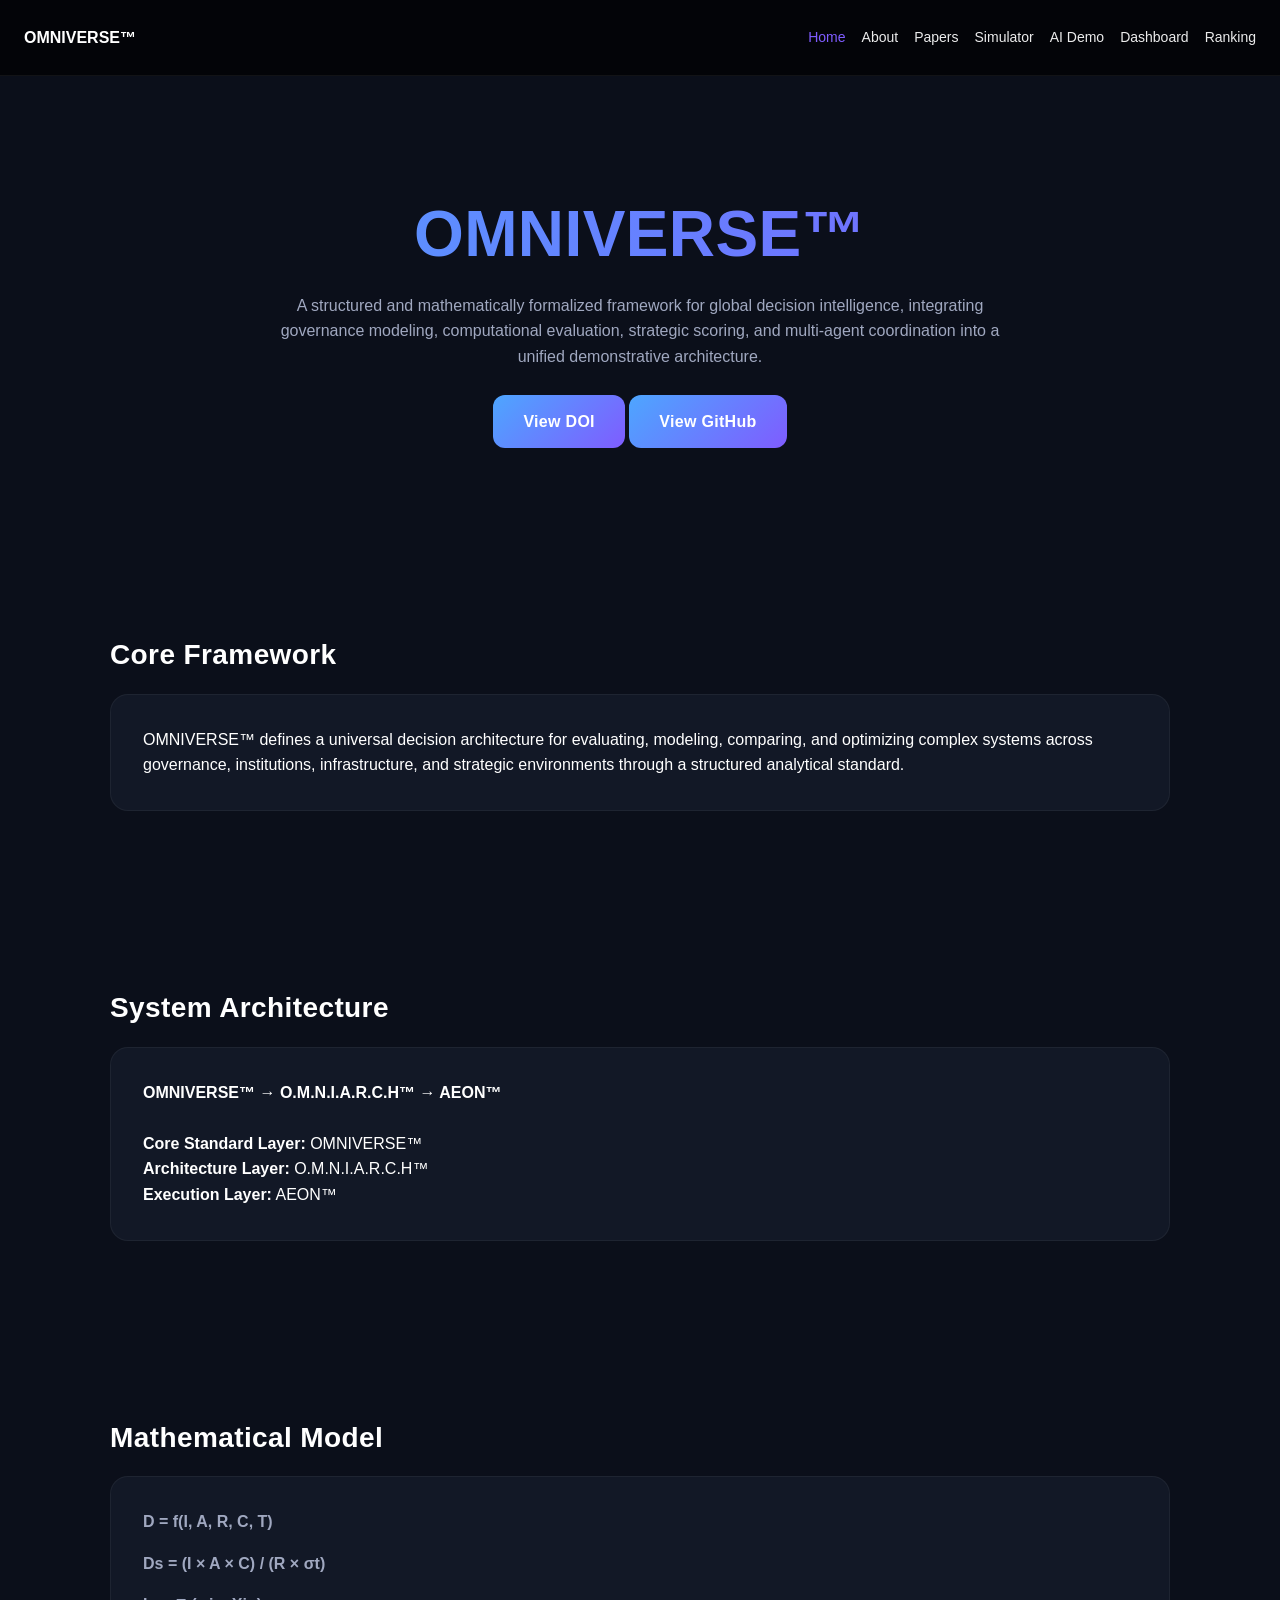
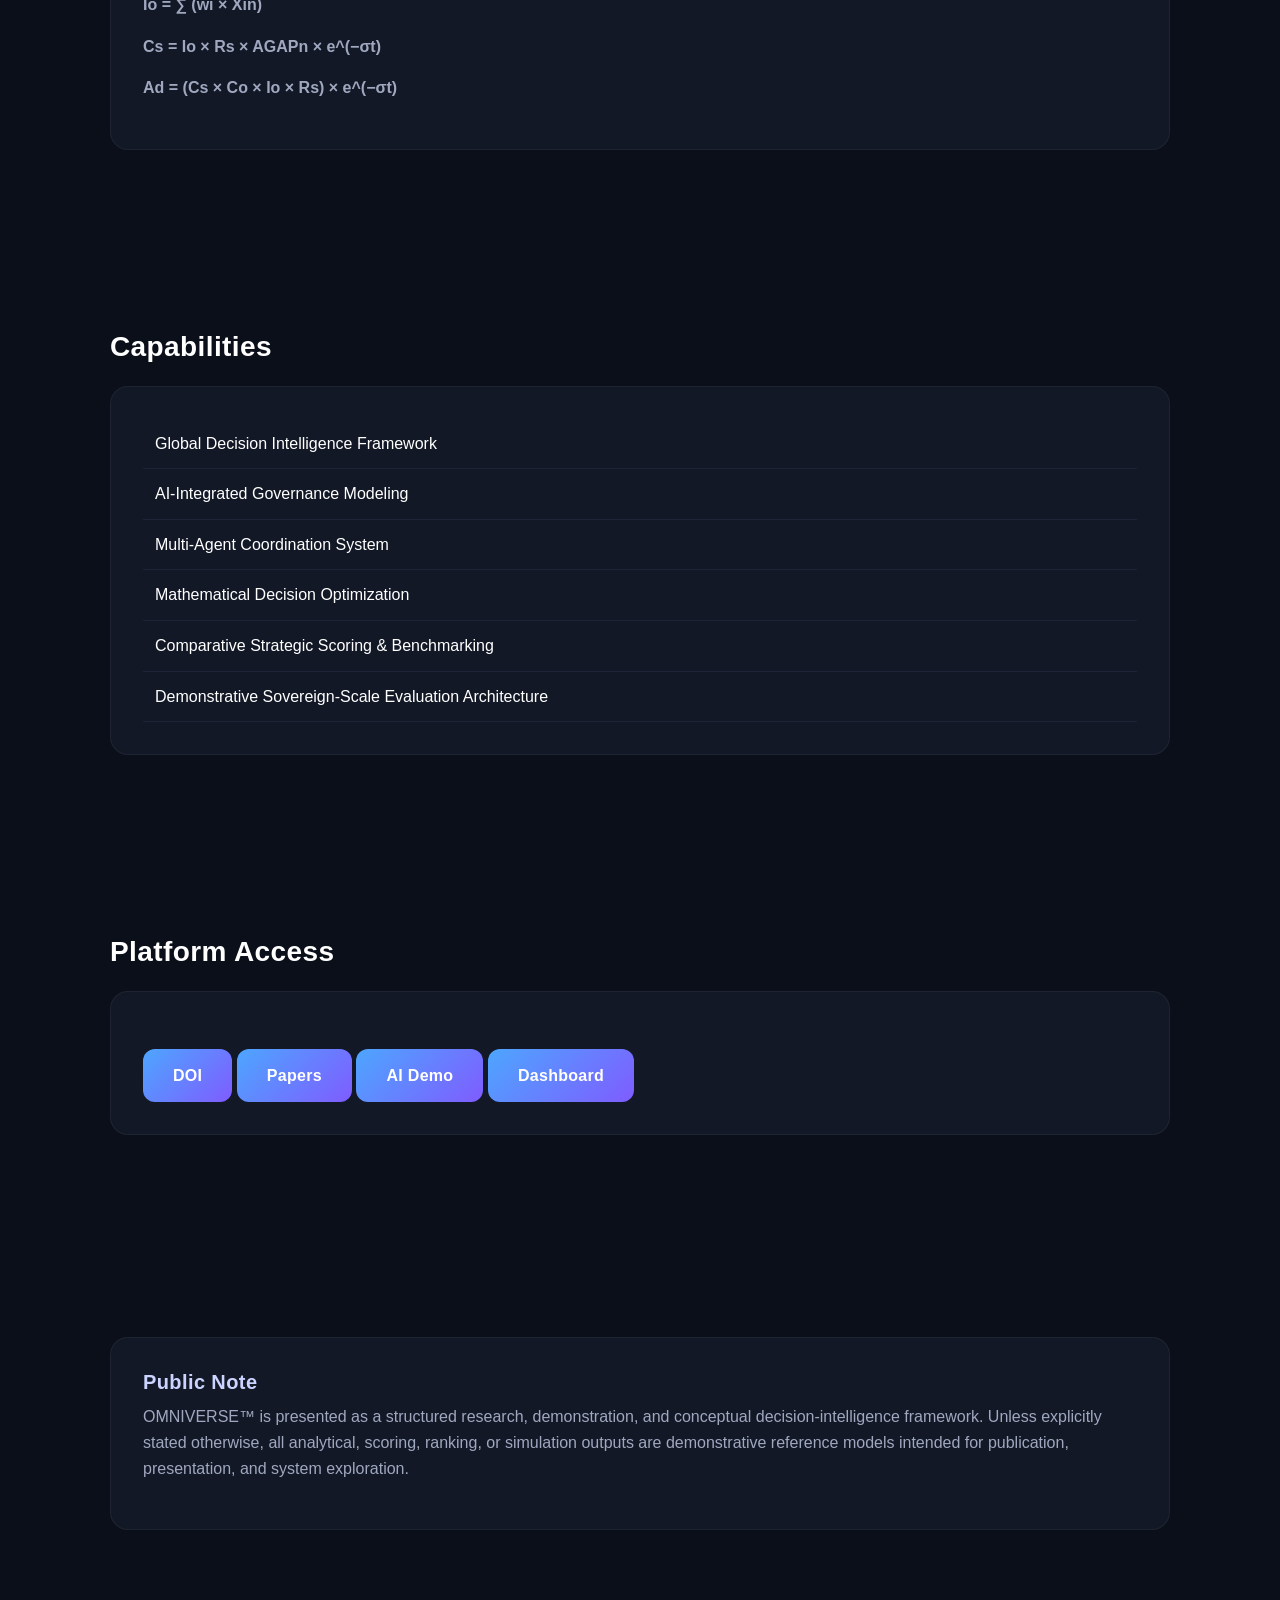
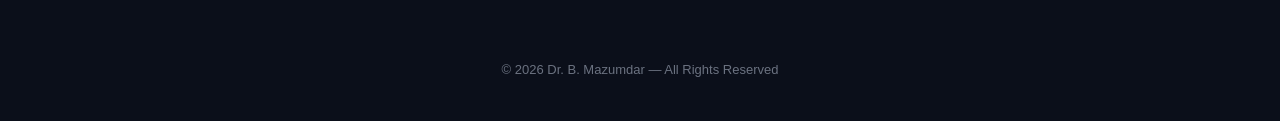
<file: index.html>
<!DOCTYPE html>
<html lang="en">
<head>
  <meta charset="UTF-8" />
  <meta name="viewport" content="width=device-width, initial-scale=1.0" />

  <title>OMNIVERSE™ — Global Decision Intelligence Standard</title>

  <!-- SEO -->
  <meta name="description"
    content="OMNIVERSE™ Global Decision Intelligence Standard — a demonstrative framework for AI governance, sovereign systems, mathematical decision models, and strategic intelligence architecture." />
  <meta name="author" content="Dr. B. Mazumdar" />
  <meta name="keywords"
    content="OMNIVERSE, global decision intelligence, AI governance, sovereign systems, mathematical decision models, strategic intelligence, OMNIARCH, AEON" />

  <!-- Social Preview -->
  <meta property="og:title" content="OMNIVERSE™ — Global Decision Intelligence Standard" />
  <meta property="og:description"
    content="A structured framework for decision intelligence, governance modeling, strategic analytics, and computational system design." />
  <meta property="og:type" content="website" />
  <meta property="og:url"
    content="https://bidyutmazumdar.github.io/omniverse-global-decision-standard/" />
  <meta name="twitter:card" content="summary_large_image" />

  <!-- (Enable only if image exists) -->
  <!-- <meta property="og:image" content="https://bidyutmazumdar.github.io/omniverse-global-decision-standard/preview.png" /> -->

  <!-- Favicon (recommended) -->
  <link rel="icon" href="favicon.ico" />

  <link rel="stylesheet" href="style.css" />
</head>

<body>

  <!-- NAVBAR -->
  <nav class="nav">
    <div><strong>OMNIVERSE™</strong></div>
    <div>
      <a href="index.html" aria-current="page">Home</a>
      <a href="about.html">About</a>
      <a href="papers.html">Papers</a>
      <a href="simulator.html">Simulator</a>
      <a href="ai.html">AI Demo</a>
      <a href="dashboard.html">Dashboard</a>
      <a href="ranking.html">Ranking</a>
    </div>
  </nav>

  <!-- HERO -->
  <header class="hero fade">
    <h1>OMNIVERSE™</h1>
    <p>
      A structured and mathematically formalized framework for global decision intelligence,
      integrating governance modeling, computational evaluation, strategic scoring,
      and multi-agent coordination into a unified demonstrative architecture.
    </p>

    <div class="cta-group">
      <a class="btn"
        href="https://doi.org/10.5281/zenodo.19430636"
        target="_blank"
        rel="noopener noreferrer">
        View DOI
      </a>

      <a class="btn"
        href="https://github.com/BidyutMazumdar/omniverse-global-decision-standard"
        target="_blank"
        rel="noopener noreferrer">
        View GitHub
      </a>
    </div>
  </header>

  <!-- CORE FRAMEWORK -->
  <section class="section fade">
    <h2>Core Framework</h2>
    <div class="card">
      OMNIVERSE™ defines a universal decision architecture for evaluating, modeling,
      comparing, and optimizing complex systems across governance, institutions,
      infrastructure, and strategic environments through a structured analytical standard.
    </div>
  </section>

  <!-- ARCHITECTURE -->
  <section class="section fade">
    <h2>System Architecture</h2>
    <div class="card">
      <strong>OMNIVERSE™ → O.M.N.I.A.R.C.H™ → AEON™</strong><br /><br />

      <strong>Core Standard Layer:</strong> OMNIVERSE™<br />
      <strong>Architecture Layer:</strong> O.M.N.I.A.R.C.H™<br />
      <strong>Execution Layer:</strong> AEON™
    </div>
  </section>

  <!-- MATHEMATICAL MODEL -->
  <section class="section fade">
    <h2>Mathematical Model</h2>
    <div class="card">
      <p><strong>D = f(I, A, R, C, T)</strong></p>
      <p><strong>Ds = (I × A × C) / (R × σt)</strong></p>
      <p><strong>Io = ∑ (wi × Xin)</strong></p>
      <p><strong>Cs = Io × Rs × AGAPn × e^(−σt)</strong></p>
      <p><strong>Ad = (Cs × Co × Io × Rs) × e^(−σt)</strong></p>
    </div>
  </section>

  <!-- CAPABILITIES -->
  <section class="section fade">
    <h2>Capabilities</h2>
    <div class="card">
      <ul>
        <li>Global Decision Intelligence Framework</li>
        <li>AI-Integrated Governance Modeling</li>
        <li>Multi-Agent Coordination System</li>
        <li>Mathematical Decision Optimization</li>
        <li>Comparative Strategic Scoring & Benchmarking</li>
        <li>Demonstrative Sovereign-Scale Evaluation Architecture</li>
      </ul>
    </div>
  </section>

  <!-- PLATFORM ACCESS -->
  <section class="section fade">
    <h2>Platform Access</h2>
    <div class="card">
      <div class="cta-group">
        <a class="btn"
          href="https://doi.org/10.5281/zenodo.19430636"
          target="_blank"
          rel="noopener noreferrer">
          DOI
        </a>

        <a class="btn" href="papers.html">Papers</a>
        <a class="btn" href="ai.html">AI Demo</a>
        <a class="btn" href="dashboard.html">Dashboard</a>
      </div>
    </div>
  </section>

  <!-- PUBLIC NOTE -->
  <section class="section fade">
    <div class="card">
      <h3>Public Note</h3>
      <p>
        OMNIVERSE™ is presented as a structured research, demonstration, and conceptual
        decision-intelligence framework. Unless explicitly stated otherwise, all analytical,
        scoring, ranking, or simulation outputs are demonstrative reference models intended
        for publication, presentation, and system exploration.
      </p>
    </div>
  </section>

  <!-- FOOTER -->
  <footer>
    © 2026 Dr. B. Mazumdar — All Rights Reserved
  </footer>

  <!-- SCRIPT -->
  <script src="script.js" defer></script>

</body>
</html>
</file>
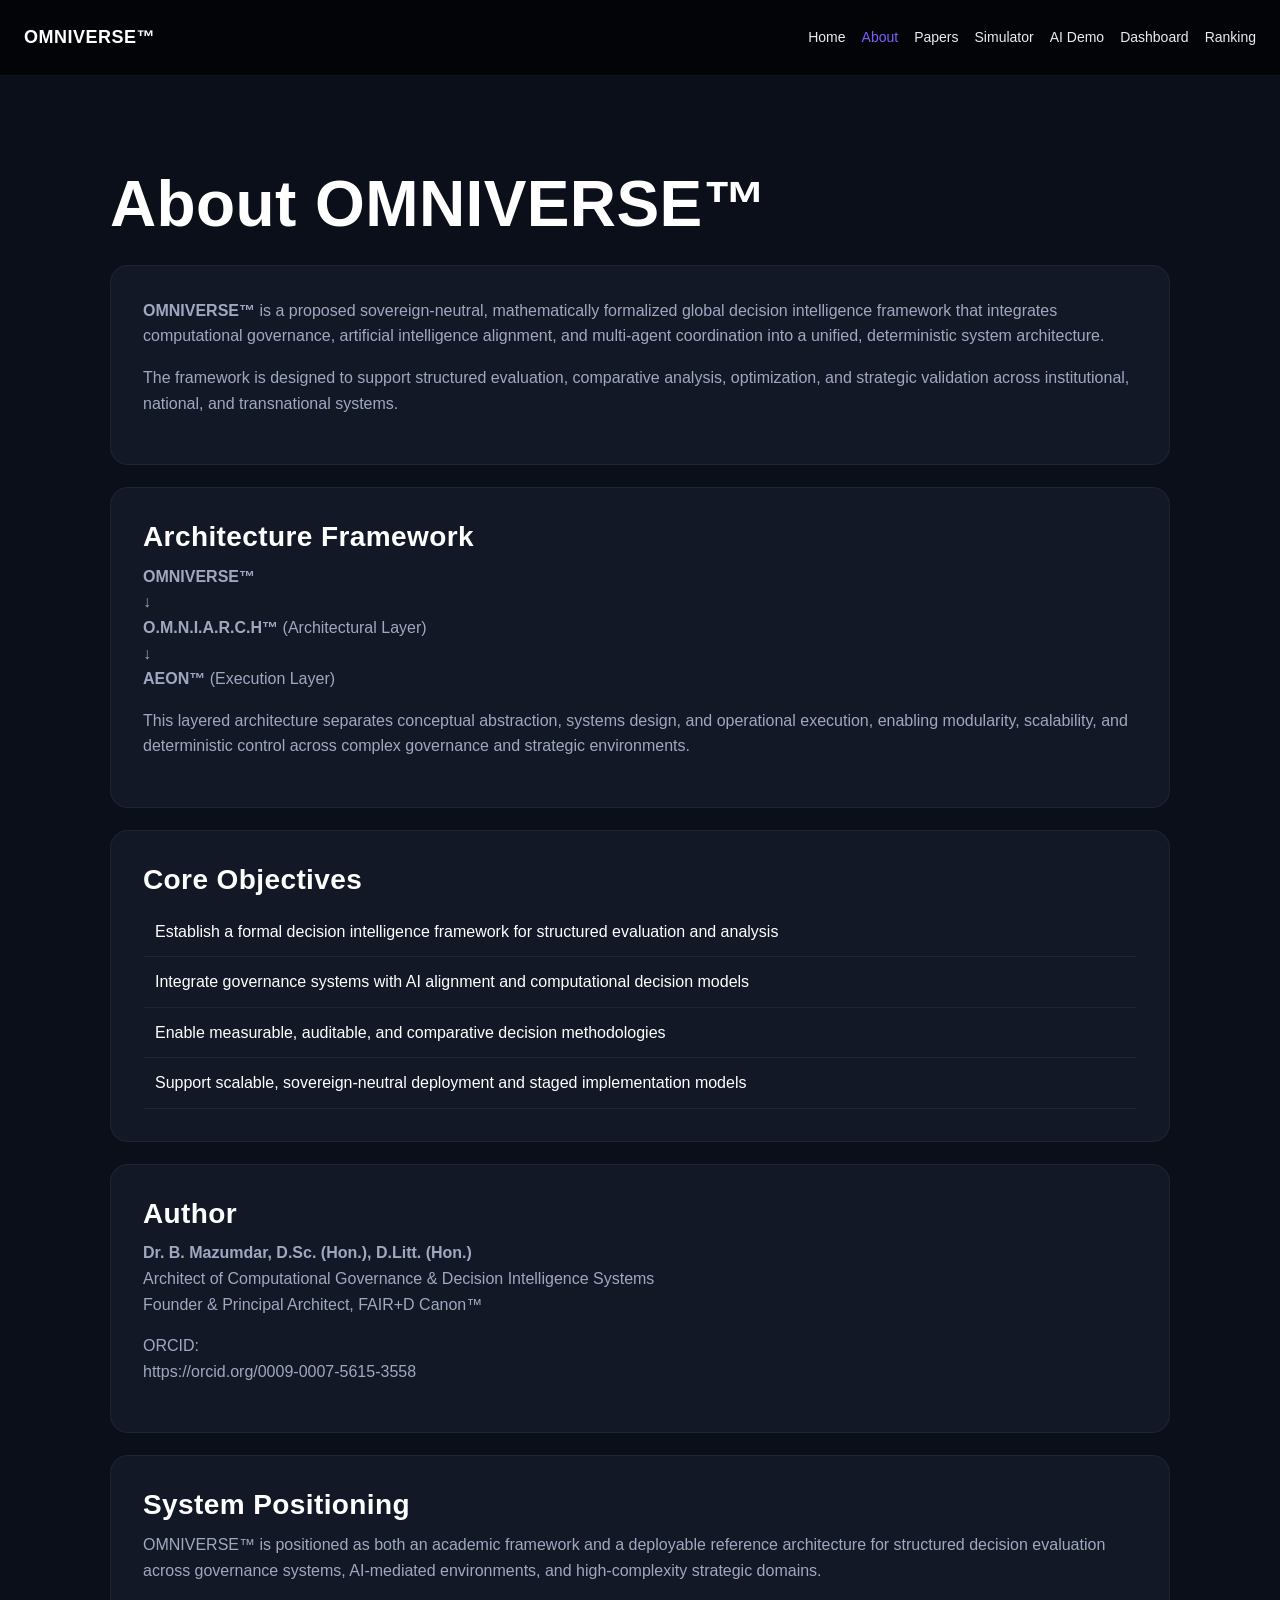
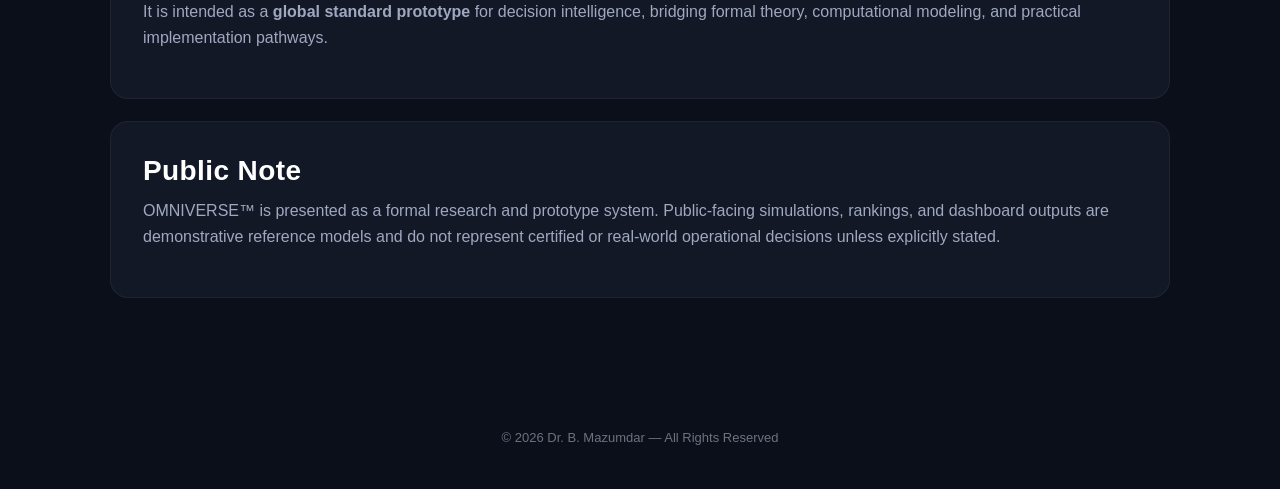
<file: about.html>
<!DOCTYPE html>
<html lang="en">
<head>
  <meta charset="UTF-8" />
  <meta name="viewport" content="width=device-width, initial-scale=1.0" />

  <title>OMNIVERSE™ — About</title>

  <meta
    name="description"
    content="About OMNIVERSE™ — a proposed global decision intelligence framework integrating computational governance, AI alignment, and strategic systems modeling."
  />
  <meta name="author" content="Dr. B. Mazumdar" />
  <meta
    name="keywords"
    content="OMNIVERSE, decision intelligence, AI governance, computational governance, sovereign systems, strategic modeling, global standard"
  />

  <!-- Open Graph -->
  <meta property="og:title" content="OMNIVERSE™ — About" />
  <meta
    property="og:description"
    content="A proposed global decision intelligence framework integrating computational governance, AI alignment, and strategic systems modeling."
  />
  <meta property="og:type" content="website" />

  <link rel="stylesheet" href="style.css" />
</head>

<body>

  <!-- NAVBAR -->
  <nav class="nav" role="navigation" aria-label="Main Navigation">
    <div><b>OMNIVERSE™</b></div>
    <div>
      <a href="index.html">Home</a>
      <a href="about.html" aria-current="page">About</a>
      <a href="papers.html">Papers</a>
      <a href="simulator.html">Simulator</a>
      <a href="ai.html">AI Demo</a>
      <a href="dashboard.html">Dashboard</a>
      <a href="ranking.html">Ranking</a>
    </div>
  </nav>

  <!-- ABOUT -->
  <main class="section fade">
    <h1>About OMNIVERSE™</h1>

    <div class="card">
      <p>
        <strong>OMNIVERSE™</strong> is a proposed sovereign-neutral, mathematically formalized
        global decision intelligence framework that integrates computational governance,
        artificial intelligence alignment, and multi-agent coordination into a unified,
        deterministic system architecture.
      </p>

      <p>
        The framework is designed to support structured evaluation, comparative analysis,
        optimization, and strategic validation across institutional, national, and
        transnational systems.
      </p>
    </div>

    <div class="card">
      <h2>Architecture Framework</h2>

      <p>
        <strong>OMNIVERSE™</strong><br />
        ↓<br />
        <strong>O.M.N.I.A.R.C.H™</strong> (Architectural Layer)<br />
        ↓<br />
        <strong>AEON™</strong> (Execution Layer)
      </p>

      <p>
        This layered architecture separates conceptual abstraction, systems design,
        and operational execution, enabling modularity, scalability, and deterministic
        control across complex governance and strategic environments.
      </p>
    </div>

    <div class="card">
      <h2>Core Objectives</h2>

      <ul>
        <li>Establish a formal decision intelligence framework for structured evaluation and analysis</li>
        <li>Integrate governance systems with AI alignment and computational decision models</li>
        <li>Enable measurable, auditable, and comparative decision methodologies</li>
        <li>Support scalable, sovereign-neutral deployment and staged implementation models</li>
      </ul>
    </div>

    <div class="card">
      <h2>Author</h2>

      <p>
        <strong>Dr. B. Mazumdar, D.Sc. (Hon.), D.Litt. (Hon.)</strong><br />
        Architect of Computational Governance & Decision Intelligence Systems<br />
        Founder & Principal Architect, FAIR+D Canon™
      </p>

      <p>
        ORCID:<br />
        <a
          href="https://orcid.org/0009-0007-5615-3558"
          target="_blank"
          rel="noopener noreferrer"
        >
          https://orcid.org/0009-0007-5615-3558
        </a>
      </p>
    </div>

    <div class="card">
      <h2>System Positioning</h2>

      <p>
        OMNIVERSE™ is positioned as both an academic framework and a deployable reference
        architecture for structured decision evaluation across governance systems,
        AI-mediated environments, and high-complexity strategic domains.
      </p>

      <p>
        It is intended as a <strong>global standard prototype</strong> for decision intelligence,
        bridging formal theory, computational modeling, and practical implementation pathways.
      </p>
    </div>

    <div class="card">
      <h2>Public Note</h2>

      <p>
        OMNIVERSE™ is presented as a formal research and prototype system. Public-facing
        simulations, rankings, and dashboard outputs are demonstrative reference models
        and do not represent certified or real-world operational decisions unless explicitly stated.
      </p>
    </div>
  </main>

  <footer>
    © 2026 Dr. B. Mazumdar — All Rights Reserved
  </footer>

  <script src="script.js" defer></script>
</body>
</html>
</file>
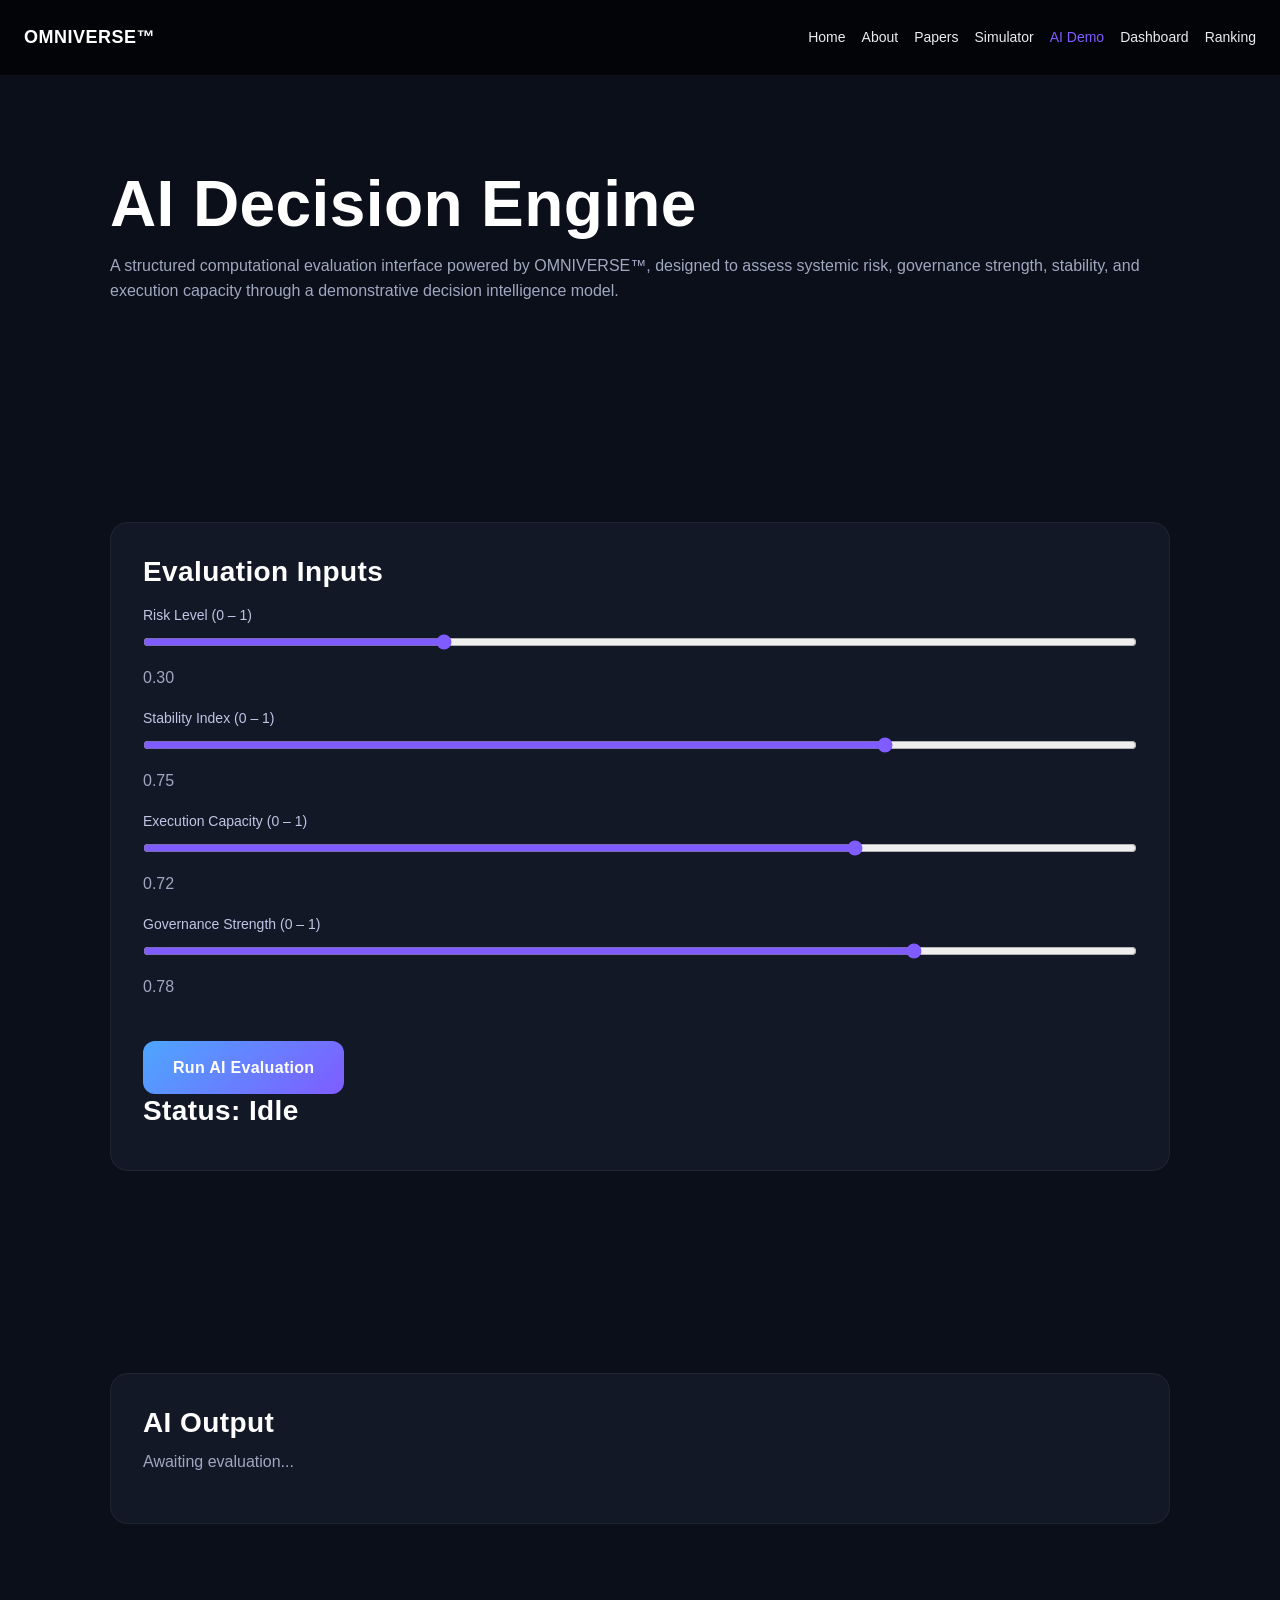
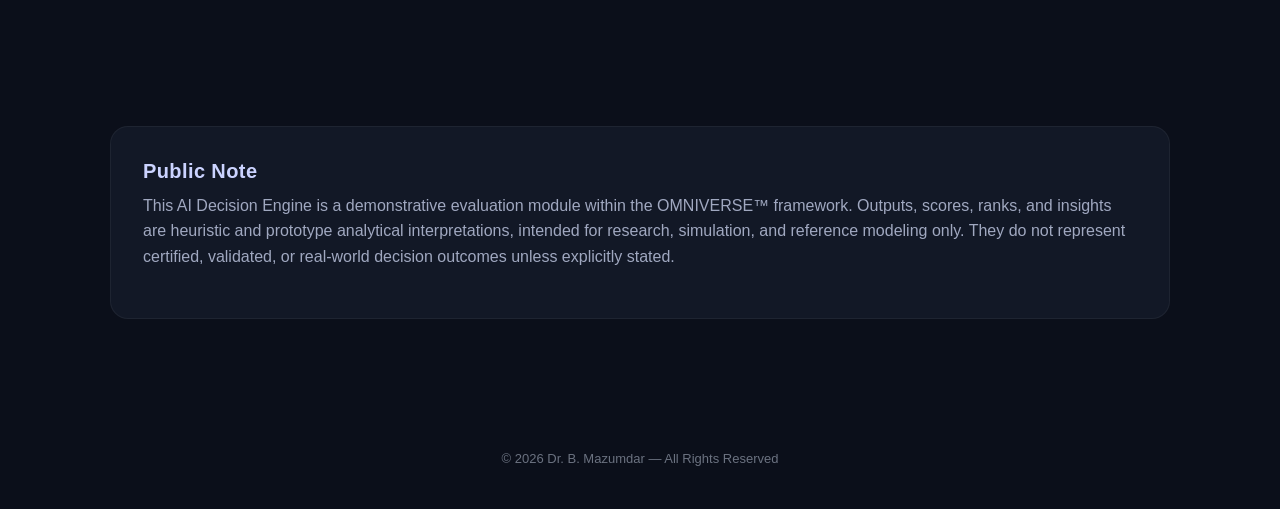
<file: ai.html>
<!DOCTYPE html>
<html lang="en">
<head>
  <meta charset="UTF-8" />
  <meta name="viewport" content="width=device-width, initial-scale=1.0" />

  <title>OMNIVERSE™ — AI Decision Engine</title>

  <meta
    name="description"
    content="OMNIVERSE™ AI Decision Engine — structured evaluation of risk, stability, governance strength, and execution capacity."
  />
  <meta name="author" content="Dr. B. Mazumdar" />
  <meta
    name="keywords"
    content="OMNIVERSE, AI decision engine, governance scoring, risk evaluation, stability index, strategic intelligence"
  />

  <!-- Open Graph -->
  <meta property="og:title" content="OMNIVERSE™ — AI Decision Engine" />
  <meta
    property="og:description"
    content="Structured evaluation of risk, stability, governance strength, and execution capacity through the OMNIVERSE™ demonstrative AI module."
  />
  <meta property="og:type" content="website" />

  <link rel="stylesheet" href="style.css" />
</head>

<body>

  <!-- NAVBAR -->
  <nav class="nav" role="navigation" aria-label="Main Navigation">
    <div><b>OMNIVERSE™</b></div>
    <div>
      <a href="index.html">Home</a>
      <a href="about.html">About</a>
      <a href="papers.html">Papers</a>
      <a href="simulator.html">Simulator</a>
      <a href="ai.html" aria-current="page">AI Demo</a>
      <a href="dashboard.html">Dashboard</a>
      <a href="ranking.html">Ranking</a>
    </div>
  </nav>

  <!-- HERO -->
  <main class="section fade">
    <h1>AI Decision Engine</h1>
    <p>
      A structured computational evaluation interface powered by OMNIVERSE™, designed
      to assess systemic risk, governance strength, stability, and execution capacity
      through a demonstrative decision intelligence model.
    </p>
  </main>

  <!-- ENGINE -->
  <section class="section fade">
    <div class="card">
      <h2>Evaluation Inputs</h2>

      <label for="risk">Risk Level (0 – 1)</label>
      <input type="range" min="0" max="1" step="0.01" id="risk" value="0.30" />
      <p id="riskValue">0.30</p>

      <label for="stability">Stability Index (0 – 1)</label>
      <input type="range" min="0" max="1" step="0.01" id="stability" value="0.75" />
      <p id="stabilityValue">0.75</p>

      <label for="capacity">Execution Capacity (0 – 1)</label>
      <input type="range" min="0" max="1" step="0.01" id="capacity" value="0.72" />
      <p id="capacityValue">0.72</p>

      <label for="governance">Governance Strength (0 – 1)</label>
      <input type="range" min="0" max="1" step="0.01" id="governance" value="0.78" />
      <p id="governanceValue">0.78</p>

      <button class="btn" id="runAiBtn" type="button">Run AI Evaluation</button>

      <h2 id="status" aria-live="polite">Status: Idle</h2>
    </div>
  </section>

  <!-- OUTPUT -->
  <section class="section fade">
    <div class="card">
      <h2>AI Output</h2>
      <p id="output">Awaiting evaluation...</p>
    </div>
  </section>

  <!-- SYSTEM NOTE -->
  <section class="section fade">
    <div class="card">
      <h3>Public Note</h3>
      <p>
        This AI Decision Engine is a demonstrative evaluation module within the OMNIVERSE™ framework.
        Outputs, scores, ranks, and insights are heuristic and prototype analytical interpretations,
        intended for research, simulation, and reference modeling only. They do not represent
        certified, validated, or real-world decision outcomes unless explicitly stated.
      </p>
    </div>
  </section>

  <footer>
    © 2026 Dr. B. Mazumdar — All Rights Reserved
  </footer>

  <script src="script.js" defer></script>

  <script>
    document.addEventListener("DOMContentLoaded", () => {
      const sliders = [
        { id: "risk", output: "riskValue" },
        { id: "stability", output: "stabilityValue" },
        { id: "capacity", output: "capacityValue" },
        { id: "governance", output: "governanceValue" }
      ];

      const runButton = document.getElementById("runAiBtn");
      const status = document.getElementById("status");
      const output = document.getElementById("output");

      function bindSliderValues() {
        sliders.forEach(({ id, output: outputId }) => {
          const slider = document.getElementById(id);
          const display = document.getElementById(outputId);

          if (!slider || !display) return;

          display.textContent = Number(slider.value).toFixed(2);

          slider.addEventListener("input", () => {
            display.textContent = Number(slider.value).toFixed(2);
          });
        });
      }

      function clamp(value) {
        return Math.max(0, Math.min(1, value));
      }

      function classifyScore(score) {
        if (score >= 0.90) return { rank: "AAA", badge: "🟢", insight: "Exceptional system strength — highly resilient and strategically balanced." };
        if (score >= 0.80) return { rank: "AA+", badge: "🟢", insight: "High-performing system with strong governance and execution capability." };
        if (score >= 0.70) return { rank: "AA", badge: "🟡", insight: "Strong system posture with moderate optimization opportunities." };
        if (score >= 0.60) return { rank: "A", badge: "🟡", insight: "Viable system profile with room for structural improvement." };
        if (score >= 0.45) return { rank: "BBB", badge: "🟠", insight: "Moderate stability with elevated risk factors." };
        return { rank: "C", badge: "🔴", insight: "High-risk configuration requiring urgent attention." };
      }

      function getSliderValue(id) {
        const el = document.getElementById(id);
        return el ? clamp(Number(el.value)) : 0;
      }

      function runAI() {
        if (!status || !output) return;

        const risk = getSliderValue("risk");
        const stability = getSliderValue("stability");
        const capacity = getSliderValue("capacity");
        const governance = getSliderValue("governance");

        status.textContent = "Status: Processing...";
        output.textContent = "Running OMNIVERSE™ AI evaluation...";

        const rawScore =
          (stability * 0.30) +
          (capacity * 0.25) +
          (governance * 0.30) +
          ((1 - risk) * 0.15);

        const score = clamp(rawScore);
        const { rank, badge, insight } = classifyScore(score);
        const percentile = Math.round(score * 100);

        const result = `${badge} OMNIVERSE™ AI Evaluation Result

Score: ${score.toFixed(3)}
Rank: ${rank}
Percentile: Top ${Math.max(1, 100 - percentile + 1)}%

Analysis:
${insight}`;

        try {
          localStorage.setItem(
            "omniverse_result",
            JSON.stringify({
              timestamp: new Date().toISOString(),
              risk,
              stability,
              capacity,
              governance,
              score,
              rank,
              percentile,
              insight,
              engine: "OMNIVERSE_AI_DEMO_V1",
              note: "Heuristic prototype output"
            })
          );
        } catch {}

        setTimeout(() => {
          status.textContent = "Status: Completed";
          output.textContent = result;
        }, 800);
      }

      bindSliderValues();

      if (runButton) {
        runButton.addEventListener("click", runAI);
      }

      window.runAI = runAI;
    });
  </script>
</body>
</html>
</file>
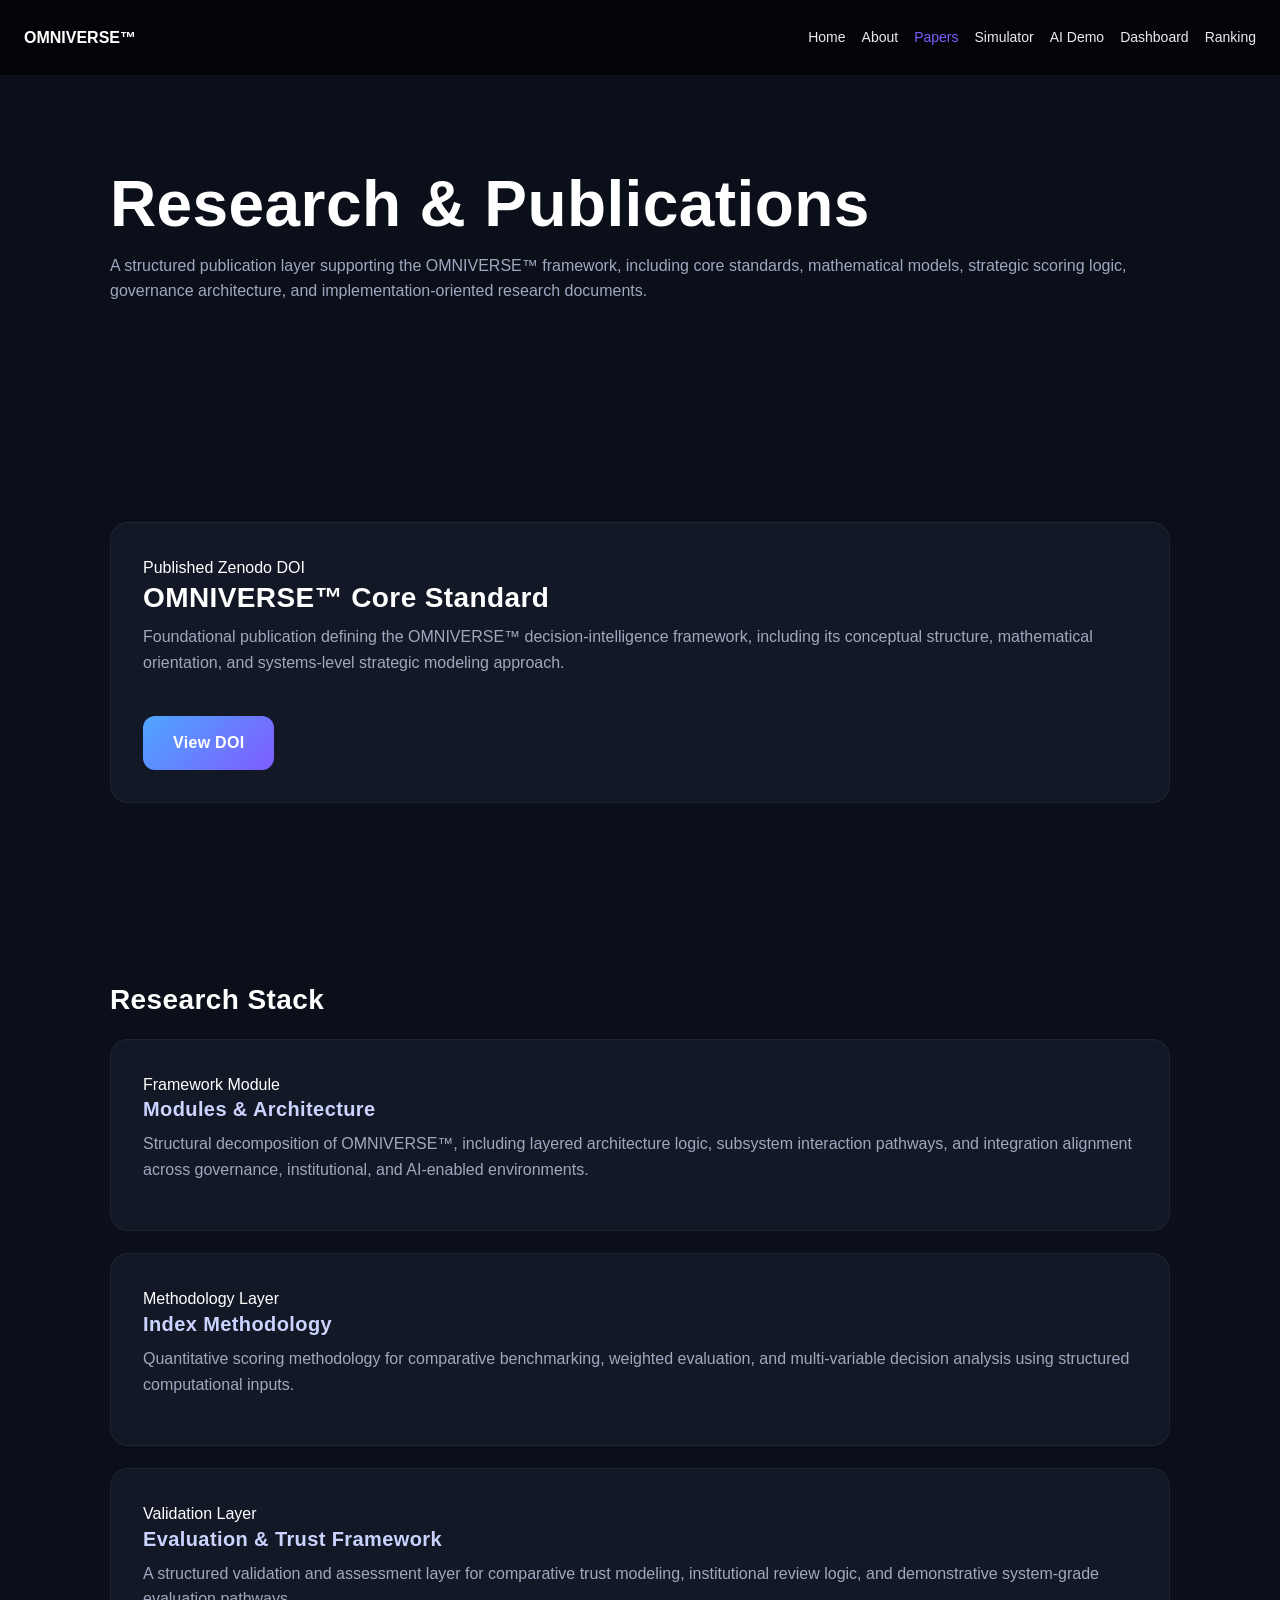
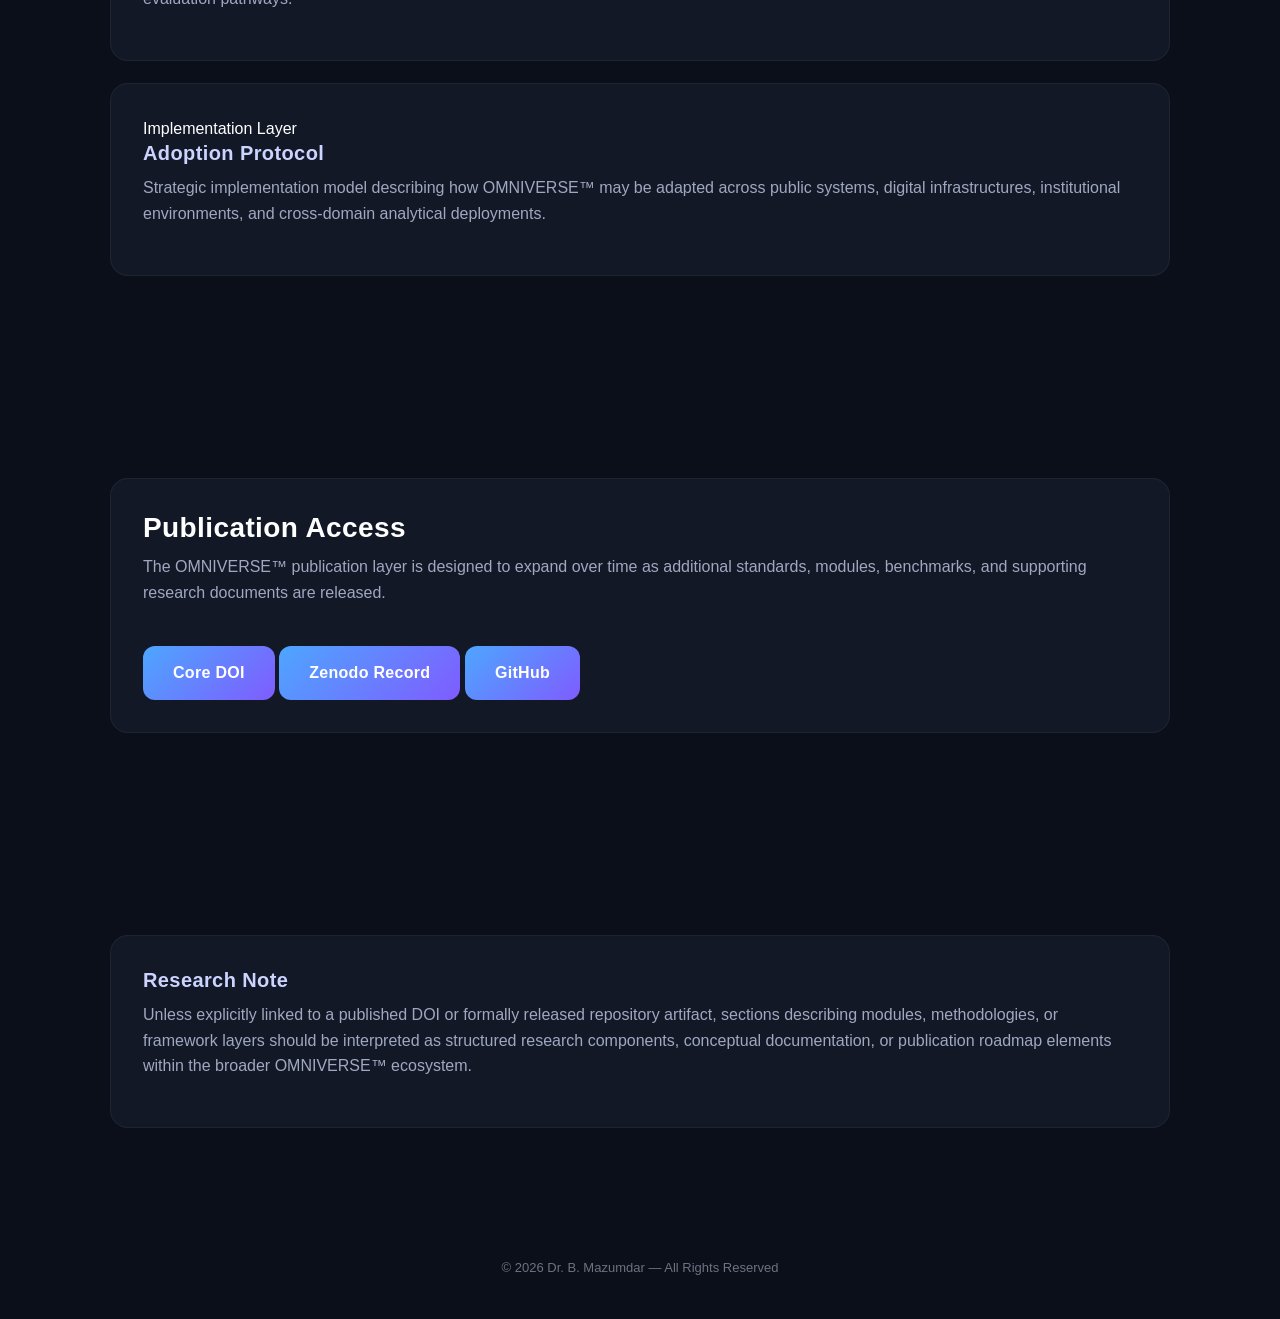
<file: papers.html>
<!DOCTYPE html>
<html lang="en">
<head>
  <meta charset="UTF-8" />
  <meta name="viewport" content="width=device-width, initial-scale=1.0" />

  <title>Papers — OMNIVERSE™</title>

  <!-- SEO -->
  <meta name="description"
    content="OMNIVERSE™ Research & Publications — structured papers on global decision intelligence, AI governance, mathematical models, strategic analytics, and system architecture." />
  <meta name="author" content="Dr. B. Mazumdar" />
  <meta name="keywords"
    content="OMNIVERSE papers, research publications, AI governance, decision intelligence, mathematical model, strategic analytics, Zenodo DOI" />

  <!-- Social Preview -->
  <meta property="og:title" content="Papers — OMNIVERSE™" />
  <meta property="og:description"
    content="Research publications and framework documents supporting the OMNIVERSE™ decision intelligence architecture." />
  <meta property="og:type" content="website" />

  <!-- Favicon -->
  <link rel="icon" href="favicon.ico" />

  <link rel="stylesheet" href="style.css" />
</head>

<body>

  <!-- NAVBAR -->
  <nav class="nav">
    <div><strong>OMNIVERSE™</strong></div>
    <div>
      <a href="index.html">Home</a>
      <a href="about.html">About</a>
      <a href="papers.html" aria-current="page">Papers</a>
      <a href="simulator.html">Simulator</a>
      <a href="ai.html">AI Demo</a>
      <a href="dashboard.html">Dashboard</a>
      <a href="ranking.html">Ranking</a>
    </div>
  </nav>

  <!-- HEADER -->
  <header class="section fade">
    <h1>Research & Publications</h1>
    <p>
      A structured publication layer supporting the OMNIVERSE™ framework, including
      core standards, mathematical models, strategic scoring logic, governance architecture,
      and implementation-oriented research documents.
    </p>
  </header>

  <!-- CORE PUBLICATION -->
  <section class="section fade">
    <div class="card">
      <div class="paper-meta">
        <span class="paper-badge">Published</span>
        <span class="paper-badge">Zenodo DOI</span>
      </div>

      <h2>OMNIVERSE™ Core Standard</h2>
      <p>
        Foundational publication defining the OMNIVERSE™ decision-intelligence framework,
        including its conceptual structure, mathematical orientation, and systems-level
        strategic modeling approach.
      </p>

      <div class="cta-group">
        <a class="btn"
          href="https://doi.org/10.5281/zenodo.19430636"
          target="_blank"
          rel="noopener noreferrer">
          View DOI
        </a>
      </div>
    </div>
  </section>

  <!-- RESEARCH STACK -->
  <section class="section fade">
    <h2>Research Stack</h2>

    <div class="card">
      <div class="paper-meta">
        <span class="paper-badge paper-badge-secondary">Framework Module</span>
      </div>
      <h3>Modules & Architecture</h3>
      <p>
        Structural decomposition of OMNIVERSE™, including layered architecture logic,
        subsystem interaction pathways, and integration alignment across governance,
        institutional, and AI-enabled environments.
      </p>
    </div>

    <div class="card">
      <div class="paper-meta">
        <span class="paper-badge paper-badge-secondary">Methodology Layer</span>
      </div>
      <h3>Index Methodology</h3>
      <p>
        Quantitative scoring methodology for comparative benchmarking, weighted evaluation,
        and multi-variable decision analysis using structured computational inputs.
      </p>
    </div>

    <div class="card">
      <div class="paper-meta">
        <span class="paper-badge paper-badge-secondary">Validation Layer</span>
      </div>
      <h3>Evaluation & Trust Framework</h3>
      <p>
        A structured validation and assessment layer for comparative trust modeling,
        institutional review logic, and demonstrative system-grade evaluation pathways.
      </p>
    </div>

    <div class="card">
      <div class="paper-meta">
        <span class="paper-badge paper-badge-secondary">Implementation Layer</span>
      </div>
      <h3>Adoption Protocol</h3>
      <p>
        Strategic implementation model describing how OMNIVERSE™ may be adapted across
        public systems, digital infrastructures, institutional environments, and
        cross-domain analytical deployments.
      </p>
    </div>
  </section>

  <!-- ACCESS -->
  <section class="section fade">
    <div class="card">
      <h2>Publication Access</h2>
      <p>
        The OMNIVERSE™ publication layer is designed to expand over time as additional
        standards, modules, benchmarks, and supporting research documents are released.
      </p>

      <div class="cta-group">
        <a class="btn"
          href="https://doi.org/10.5281/zenodo.19430636"
          target="_blank"
          rel="noopener noreferrer">
          Core DOI
        </a>

        <a class="btn"
          href="https://zenodo.org/records/19430636"
          target="_blank"
          rel="noopener noreferrer">
          Zenodo Record
        </a>

        <a class="btn"
          href="https://github.com/BidyutMazumdar/omniverse-global-decision-standard"
          target="_blank"
          rel="noopener noreferrer">
          GitHub
        </a>
      </div>
    </div>
  </section>

  <!-- PUBLIC NOTE -->
  <section class="section fade">
    <div class="card">
      <h3>Research Note</h3>
      <p>
        Unless explicitly linked to a published DOI or formally released repository artifact,
        sections describing modules, methodologies, or framework layers should be interpreted
        as structured research components, conceptual documentation, or publication roadmap
        elements within the broader OMNIVERSE™ ecosystem.
      </p>
    </div>
  </section>

  <!-- FOOTER -->
  <footer>
    © 2026 Dr. B. Mazumdar — All Rights Reserved
  </footer>

  <!-- SCRIPT -->
  <script src="script.js" defer></script>

</body>
</html>
</file>
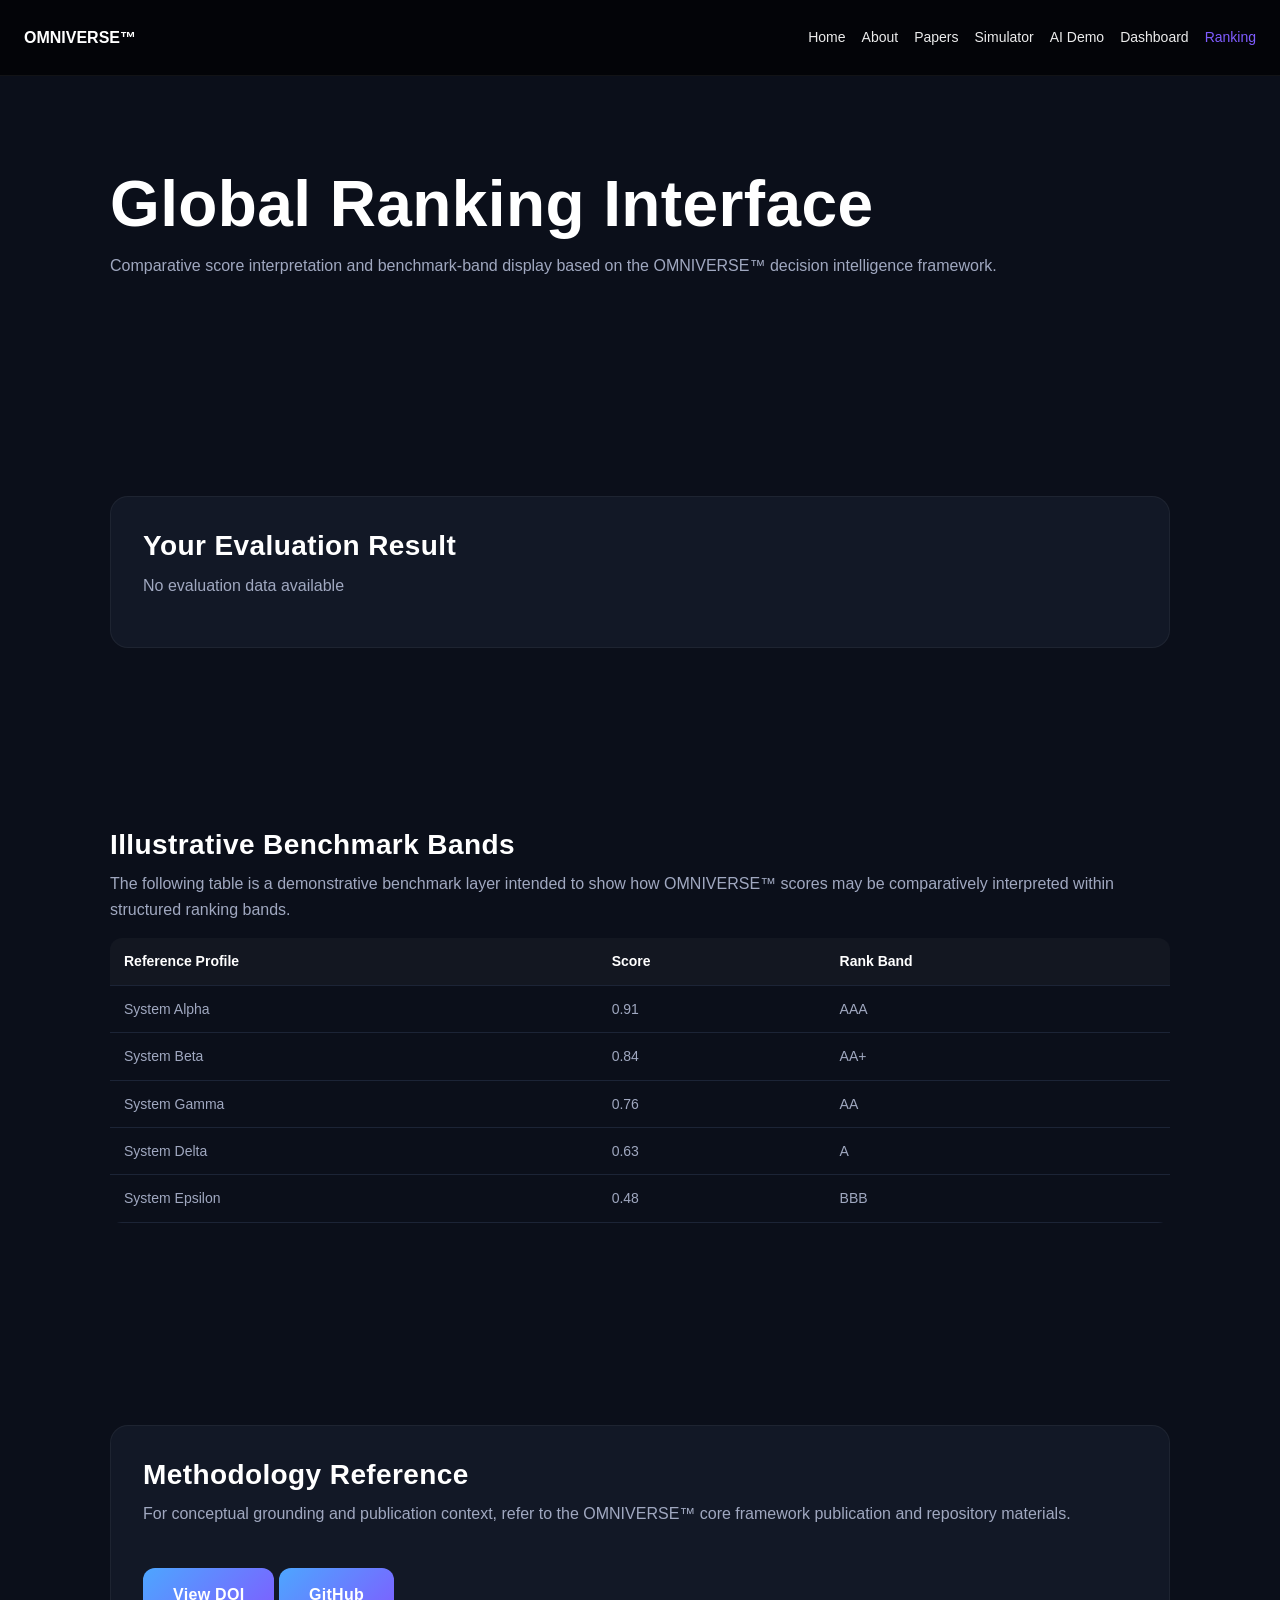
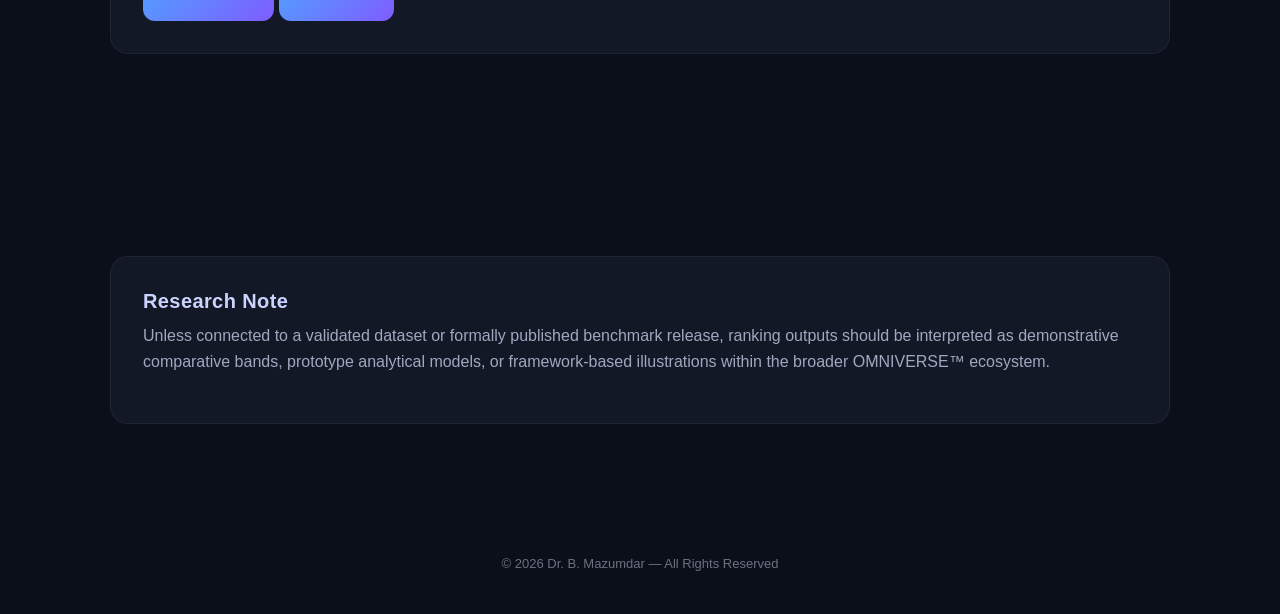
<file: ranking.html>
<!DOCTYPE html>
<html lang="en">
<head>
  <meta charset="UTF-8" />
  <meta name="viewport" content="width=device-width, initial-scale=1.0" />

  <title>Ranking — OMNIVERSE™</title>

  <!-- SEO -->
  <meta name="description"
    content="OMNIVERSE™ Ranking Interface — comparative score interpretation, benchmark bands, and demonstrative ranking outputs based on the OMNIVERSE™ decision intelligence framework." />
  <meta name="author" content="Dr. B. Mazumdar" />
  <meta name="keywords"
    content="OMNIVERSE ranking, AI scoring, benchmark framework, decision intelligence, comparative evaluation, governance analytics" />

  <!-- Social Preview -->
  <meta property="og:title" content="Ranking — OMNIVERSE™" />
  <meta property="og:description"
    content="Comparative ranking and benchmark interpretation within the OMNIVERSE™ decision intelligence framework." />
  <meta property="og:type" content="website" />

  <!-- Favicon -->
  <link rel="icon" href="favicon.ico" />

  <link rel="stylesheet" href="style.css" />
</head>

<body>

  <!-- NAVBAR -->
  <nav class="nav">
    <div><strong>OMNIVERSE™</strong></div>
    <div>
      <a href="index.html">Home</a>
      <a href="about.html">About</a>
      <a href="papers.html">Papers</a>
      <a href="simulator.html">Simulator</a>
      <a href="ai.html">AI Demo</a>
      <a href="dashboard.html">Dashboard</a>
      <a href="ranking.html" aria-current="page">Ranking</a>
    </div>
  </nav>

  <!-- HEADER -->
  <header class="section fade">
    <h1>Global Ranking Interface</h1>
    <p>
      Comparative score interpretation and benchmark-band display based on the
      OMNIVERSE™ decision intelligence framework.
    </p>
  </header>

  <!-- USER RESULT -->
  <section class="section fade">
    <div class="card">
      <h2>Your Evaluation Result</h2>
      <p id="userScore">Score: --</p>
      <p id="userRank">Rank Band: --</p>
      <p id="userInsight">Interpretation: --</p>
    </div>
  </section>

  <!-- BENCHMARK TABLE -->
  <section class="section fade">
    <h2>Illustrative Benchmark Bands</h2>
    <p>
      The following table is a demonstrative benchmark layer intended to show
      how OMNIVERSE™ scores may be comparatively interpreted within structured
      ranking bands.
    </p>

    <div class="table-wrap">
      <table class="ranking-table">
        <thead>
          <tr>
            <th scope="col">Reference Profile</th>
            <th scope="col">Score</th>
            <th scope="col">Rank Band</th>
          </tr>
        </thead>
        <tbody>
          <tr><td>System Alpha</td><td>0.91</td><td>AAA</td></tr>
          <tr><td>System Beta</td><td>0.84</td><td>AA+</td></tr>
          <tr><td>System Gamma</td><td>0.76</td><td>AA</td></tr>
          <tr><td>System Delta</td><td>0.63</td><td>A</td></tr>
          <tr><td>System Epsilon</td><td>0.48</td><td>BBB</td></tr>
        </tbody>
      </table>
    </div>
  </section>

  <!-- METHODOLOGY ACCESS -->
  <section class="section fade">
    <div class="card">
      <h2>Methodology Reference</h2>
      <p>
        For conceptual grounding and publication context, refer to the OMNIVERSE™
        core framework publication and repository materials.
      </p>

      <div class="cta-group">
        <a class="btn"
          href="https://doi.org/10.5281/zenodo.19430636"
          target="_blank"
          rel="noopener noreferrer">
          View DOI
        </a>

        <a class="btn"
          href="https://github.com/BidyutMazumdar/omniverse-global-decision-standard"
          target="_blank"
          rel="noopener noreferrer">
          GitHub
        </a>
      </div>
    </div>
  </section>

  <!-- RESEARCH NOTE -->
  <section class="section fade">
    <div class="card">
      <h3>Research Note</h3>
      <p>
        Unless connected to a validated dataset or formally published benchmark release,
        ranking outputs should be interpreted as demonstrative comparative bands,
        prototype analytical models, or framework-based illustrations within the broader
        OMNIVERSE™ ecosystem.
      </p>
    </div>
  </section>

  <!-- FOOTER -->
  <footer>
    © 2026 Dr. B. Mazumdar — All Rights Reserved
  </footer>

  <!-- Shared UI -->
  <script src="script.js" defer></script>

  <!-- PAGE LOGIC -->
  <script>
    document.addEventListener("DOMContentLoaded", () => {
      const scoreEl = document.getElementById("userScore");
      const rankEl = document.getElementById("userRank");
      const insightEl = document.getElementById("userInsight");

      function resetUI(message = "No evaluation data available") {
        if (scoreEl) scoreEl.textContent = message;
        if (rankEl) rankEl.textContent = "";
        if (insightEl) insightEl.textContent = "";
      }

      try {
        const raw = localStorage.getItem("omniverse_result");
        if (!raw) return resetUI();

        const data = JSON.parse(raw);

        if (
          data &&
          typeof data.score === "number" &&
          isFinite(data.score) &&
          typeof data.rank === "string" &&
          typeof data.insight === "string"
        ) {
          scoreEl.textContent = `Score: ${data.score.toFixed(3)}`;
          rankEl.textContent = `Rank Band: ${data.rank}`;
          insightEl.textContent = `Interpretation: ${data.insight}`;
        } else {
          resetUI();
        }
      } catch (error) {
        console.warn("Ranking load error:", error);
        resetUI();
      }
    });
  </script>

</body>
</html>
</file>
<file: style.css>
/* =================================
   OMNIVERSE™ GLOBAL STYLE SYSTEM — 100% LOCK FINAL EDITION
   Production-Safe • Accessible • Responsive • Multi-Page Stable
   ================================= */

/* =================================
   RESET & BASE
   ================================= */
*,
*::before,
*::after {
  box-sizing: border-box;
}

:root {
  --bg: #0b0f1a;
  --bg-elevated: #121826;
  --bg-nav: rgba(0, 0, 0, 0.68);
  --text: #ffffff;
  --text-soft: #a0a8c0;
  --text-muted: #6b7280;
  --text-label: #c0c6e4;
  --text-heading-soft: #cbd3ff;
  --border-soft: rgba(255, 255, 255, 0.06);
  --border-card: rgba(255, 255, 255, 0.05);
  --accent-1: #4da6ff;
  --accent-2: #7f5cff;
  --accent-solid: #7f5cff;
  --shadow-card: 0 10px 40px rgba(0, 0, 0, 0.35);
  --shadow-focus: 0 0 0 3px rgba(127, 92, 255, 0.25);
  --radius-card: 18px;
  --radius-btn: 12px;
  --nav-height: 76px;
}

html {
  scroll-behavior: smooth;
}

body {
  margin: 0;
  min-width: 320px;
  font-family: -apple-system, BlinkMacSystemFont, "Segoe UI", Roboto, Arial, sans-serif;
  background: var(--bg);
  color: var(--text);
  line-height: 1.6;
  -webkit-font-smoothing: antialiased;
  text-rendering: optimizeLegibility;
  overflow-x: hidden;
}

/* =================================
   MEDIA DEFAULTS
   ================================= */
img,
svg,
video,
canvas {
  display: block;
  max-width: 100%;
}

/* =================================
   TYPOGRAPHY SYSTEM
   ================================= */
h1,
h2,
h3 {
  margin-top: 0;
  margin-bottom: 10px;
  letter-spacing: 0.4px;
  line-height: 1.2;
}

h1 {
  font-size: clamp(2.2rem, 5vw, 4rem);
}

h2 {
  font-size: clamp(1.5rem, 3vw, 1.75rem);
}

h3 {
  font-size: clamp(1.1rem, 2.4vw, 1.25rem);
  color: var(--text-heading-soft);
}

p {
  margin-top: 0;
  color: var(--text-soft);
}

code {
  font-family: ui-monospace, SFMono-Regular, Menlo, Consolas, monospace;
  font-size: 0.95em;
}

/* =================================
   LINK SYSTEM
   ================================= */
a {
  color: inherit;
  text-decoration: none;
}

a:hover {
  text-decoration: none;
}

a:focus-visible,
button:focus-visible,
input:focus-visible {
  outline: none;
  box-shadow: var(--shadow-focus);
  border-radius: 8px;
}

/* =================================
   NAVBAR SYSTEM
   ================================= */
.nav {
  display: flex;
  justify-content: space-between;
  align-items: center;
  gap: 16px;
  padding: 18px 24px;
  background: var(--bg-nav);
  backdrop-filter: blur(14px);
  -webkit-backdrop-filter: blur(14px);
  position: sticky;
  top: 0;
  z-index: 1000;
  min-height: var(--nav-height);
  border-bottom: 1px solid var(--border-soft);
}

.nav b {
  display: inline-block;
  font-size: 18px;
  letter-spacing: 0.5px;
  white-space: nowrap;
}

.nav div:last-child {
  display: flex;
  flex-wrap: wrap;
  align-items: center;
  justify-content: flex-end;
  gap: 10px 16px;
}

.nav a {
  color: var(--text);
  font-size: 14px;
  transition: color 0.25s ease, opacity 0.25s ease;
  opacity: 0.92;
}

.nav a:hover,
.nav a[aria-current="page"] {
  color: var(--accent-solid);
  opacity: 1;
}

/* =================================
   HERO SECTION
   ================================= */
.hero {
  text-align: center;
  padding: 120px 20px 100px;
}

.hero h1 {
  font-weight: 700;
  background: linear-gradient(90deg, var(--accent-1), var(--accent-2));
  -webkit-background-clip: text;
  background-clip: text;
  color: transparent;
}

.hero p {
  max-width: 720px;
  margin: 20px auto 0;
  font-size: 16px;
}

/* =================================
   BUTTON SYSTEM
   ================================= */
.btn {
  margin-top: 25px;
  padding: 14px 30px;
  border: 0;
  border-radius: var(--radius-btn);
  background: linear-gradient(135deg, var(--accent-1), var(--accent-2));
  color: var(--text);
  display: inline-block;
  font-weight: 600;
  letter-spacing: 0.3px;
  cursor: pointer;
  transition: transform 0.25s ease, opacity 0.25s ease, box-shadow 0.25s ease;
}

.btn:hover {
  opacity: 0.9;
  transform: translateY(-2px);
}

.btn:active {
  transform: translateY(0);
}

/* =================================
   LAYOUT SYSTEM
   ================================= */
.section {
  width: 100%;
  max-width: 1100px;
  margin: 0 auto;
  padding: 90px 20px;
}

.card {
  background: var(--bg-elevated);
  padding: 32px;
  border-radius: var(--radius-card);
  margin-top: 22px;
  border: 1px solid var(--border-card);
  transition: transform 0.35s ease, box-shadow 0.35s ease, border-color 0.35s ease;
}

.card:hover {
  transform: translateY(-6px);
  box-shadow: var(--shadow-card);
  border-color: rgba(127, 92, 255, 0.14);
}

/* =================================
   FORM ELEMENTS
   ================================= */
label {
  display: block;
  margin-top: 15px;
  margin-bottom: 6px;
  font-size: 14px;
  color: var(--text-label);
  font-weight: 500;
}

input,
button,
textarea,
select {
  font: inherit;
}

input[type="range"] {
  width: 100%;
  margin: 0 0 15px;
  accent-color: var(--accent-solid);
  cursor: pointer;
}

input[type="text"],
input[type="number"],
textarea,
select {
  width: 100%;
  padding: 12px 14px;
  border: 1px solid var(--border-soft);
  border-radius: 12px;
  background: rgba(255, 255, 255, 0.03);
  color: var(--text);
  margin-bottom: 14px;
}

textarea {
  min-height: 120px;
  resize: vertical;
}

::placeholder {
  color: rgba(160, 168, 192, 0.7);
}

/* =================================
   DATA DISPLAY
   ================================= */
#score,
#decision,
#result {
  margin-top: 15px;
}

#decision {
  color: var(--accent-solid);
}

/* =================================
   TABLE SYSTEM
   ================================= */
table {
  width: 100%;
  border-collapse: collapse;
  margin-top: 16px;
  overflow: hidden;
  border-radius: 12px;
}

th,
td {
  text-align: left;
  padding: 12px 14px;
  border-bottom: 1px solid #1c2436;
  font-size: 14px;
}

th {
  color: var(--text);
  background: rgba(255, 255, 255, 0.03);
}

td {
  color: var(--text-soft);
}

/* =================================
   LIST SYSTEM
   ================================= */
ul {
  list-style: none;
  padding: 0;
  margin: 0;
}

ul li {
  padding: 12px;
  border-bottom: 1px solid #1c2436;
}

/* =================================
   CHART CONTAINERS
   ================================= */
canvas {
  width: 100% !important;
  height: auto !important;
  max-width: 100%;
}

.card canvas {
  min-height: 280px;
}

/* =================================
   ANIMATION SYSTEM
   ================================= */
.fade {
  opacity: 0;
  transform: translateY(40px);
  transition: opacity 0.8s ease, transform 0.8s ease;
}

.fade.show {
  opacity: 1;
  transform: translateY(0);
}

/* Respect reduced motion preferences */
@media (prefers-reduced-motion: reduce) {
  html {
    scroll-behavior: auto;
  }

  .fade,
  .fade.show,
  .card,
  .btn,
  .nav a {
    transition: none !important;
    transform: none !important;
  }
}

/* =================================
   FOOTER
   ================================= */
footer {
  text-align: center;
  padding: 40px 20px;
  color: var(--text-muted);
  font-size: 13px;
}

/* =================================
   UTILITY HELPERS
   ================================= */
.container {
  width: 100%;
  max-width: 1100px;
  margin: 0 auto;
  padding: 0 20px;
}

.center {
  text-align: center;
}

.muted {
  color: var(--text-soft);
}

/* =================================
   RESPONSIVE DESIGN
   ================================= */
@media (max-width: 768px) {
  .nav {
    align-items: flex-start;
    padding: 16px 18px;
  }

  .nav div:last-child {
    width: 100%;
    justify-content: flex-start;
  }

  .hero {
    padding: 90px 16px 70px;
  }

  .section {
    padding: 60px 15px;
  }

  .card {
    padding: 24px;
  }

  .card canvas {
    min-height: 220px;
  }
}

@media (max-width: 480px) {
  .nav b {
    font-size: 16px;
  }

  .nav a {
    font-size: 13px;
  }

  .btn {
    width: 100%;
    text-align: center;
  }

  th,
  td {
    font-size: 13px;
    padding: 10px 12px;
  }
}
</file>
